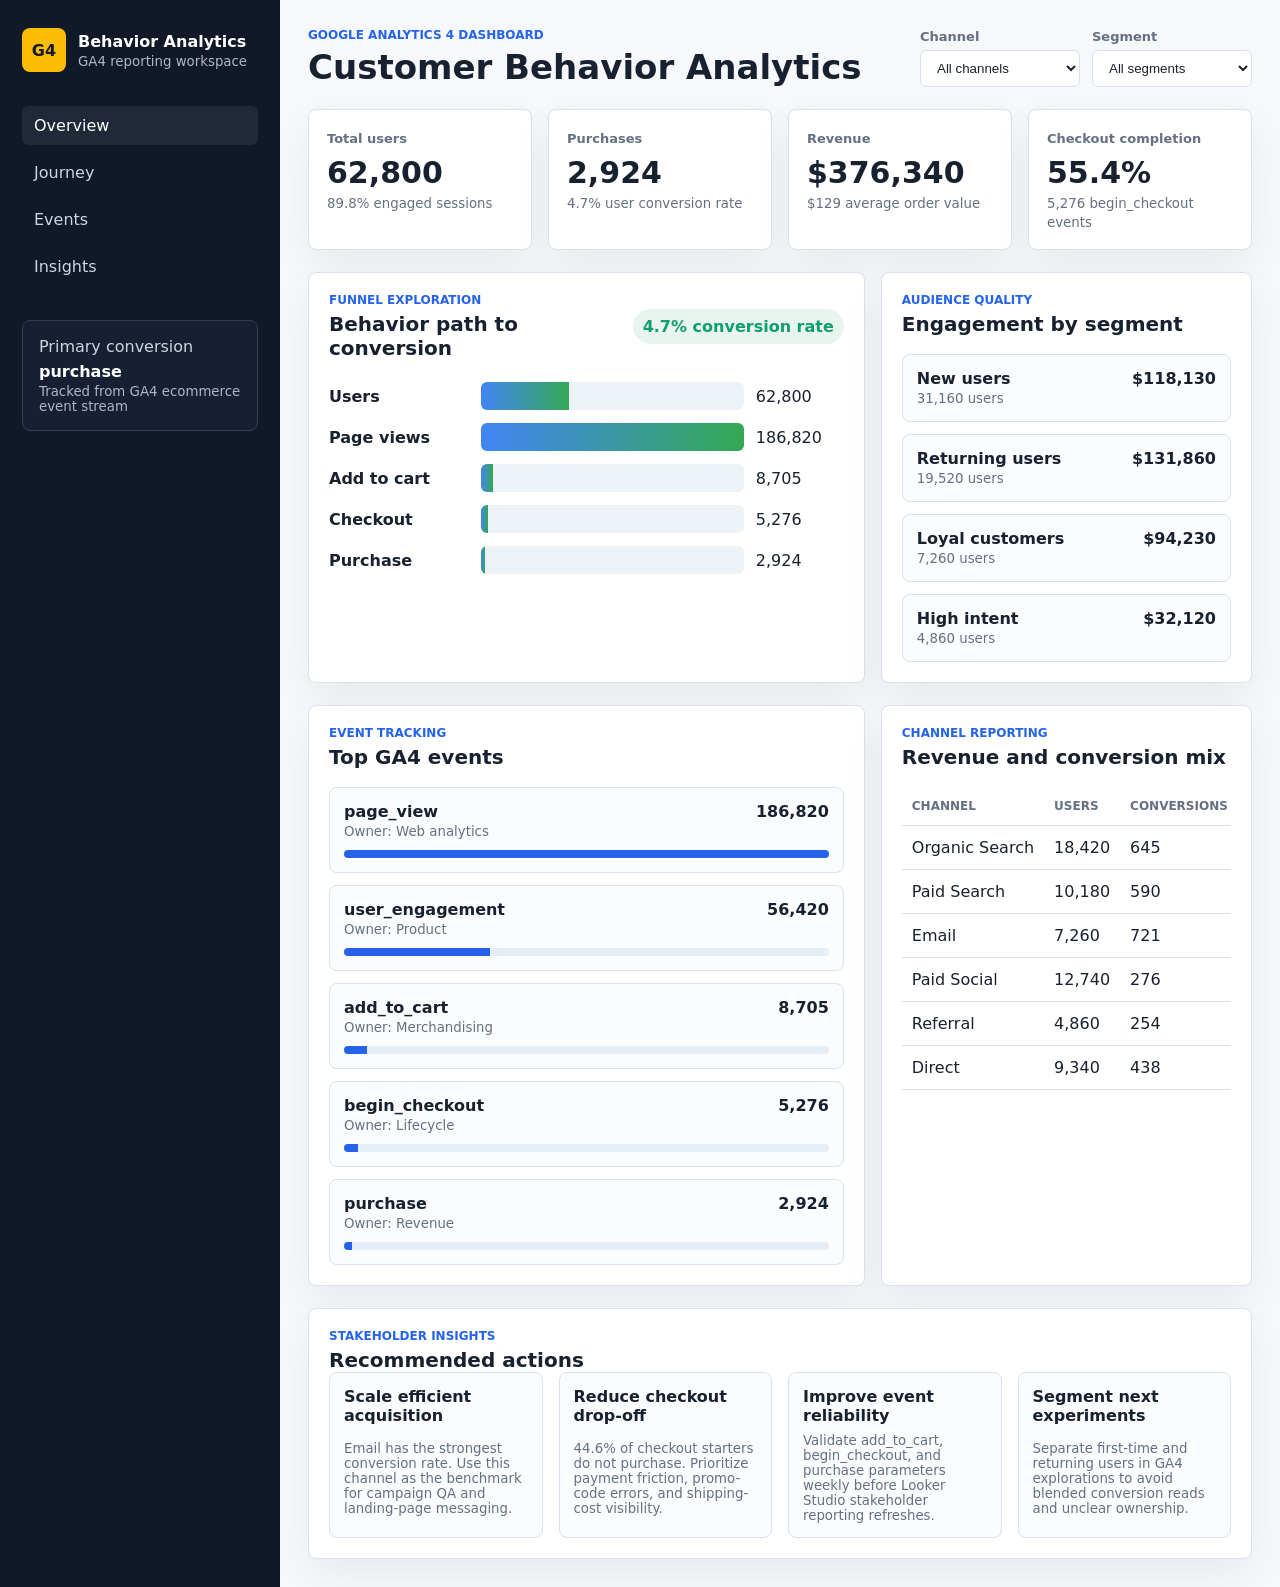
<file: index.html>
<!doctype html>
<html lang="en">
  <head>
    <meta charset="UTF-8" />
    <meta name="viewport" content="width=device-width, initial-scale=1.0" />
    <title>GA4 Customer Behavior Analytics Dashboard</title>
    <link rel="stylesheet" href="src/styles.css" />
  </head>
  <body>
    <aside class="sidebar">
      <div class="brand">
        <span class="brand-mark">G4</span>
        <div>
          <strong>Behavior Analytics</strong>
          <small>GA4 reporting workspace</small>
        </div>
      </div>
      <nav aria-label="Dashboard sections">
        <a href="#overview" class="active">Overview</a>
        <a href="#journey">Journey</a>
        <a href="#events">Events</a>
        <a href="#insights">Insights</a>
      </nav>
      <div class="sidebar-card">
        <span>Primary conversion</span>
        <strong>purchase</strong>
        <small>Tracked from GA4 ecommerce event stream</small>
      </div>
    </aside>

    <main>
      <header class="topbar">
        <div>
          <p class="eyebrow">Google Analytics 4 Dashboard</p>
          <h1>Customer Behavior Analytics</h1>
        </div>
        <div class="filters" aria-label="Dashboard filters">
          <label>
            Channel
            <select id="channelFilter">
              <option value="all">All channels</option>
            </select>
          </label>
          <label>
            Segment
            <select id="segmentFilter">
              <option value="all">All segments</option>
            </select>
          </label>
        </div>
      </header>

      <section id="overview" class="kpi-grid" aria-label="Key performance indicators"></section>

      <section class="layout-two" id="journey">
        <article class="panel wide">
          <div class="section-heading">
            <div>
              <p class="eyebrow">Funnel exploration</p>
              <h2>Behavior path to conversion</h2>
            </div>
            <span id="conversionRate" class="pill"></span>
          </div>
          <div id="funnel" class="funnel"></div>
        </article>

        <article class="panel">
          <div class="section-heading">
            <div>
              <p class="eyebrow">Audience quality</p>
              <h2>Engagement by segment</h2>
            </div>
          </div>
          <div id="segments" class="segment-list"></div>
        </article>
      </section>

      <section class="layout-two" id="events">
        <article class="panel">
          <div class="section-heading">
            <div>
              <p class="eyebrow">Event tracking</p>
              <h2>Top GA4 events</h2>
            </div>
          </div>
          <div id="eventsList" class="event-list"></div>
        </article>

        <article class="panel wide">
          <div class="section-heading">
            <div>
              <p class="eyebrow">Channel reporting</p>
              <h2>Revenue and conversion mix</h2>
            </div>
          </div>
          <div class="table-wrap">
            <table>
              <thead>
                <tr>
                  <th>Channel</th>
                  <th>Users</th>
                  <th>Conversions</th>
                  <th>Revenue</th>
                  <th>Conv. rate</th>
                </tr>
              </thead>
              <tbody id="channelTable"></tbody>
            </table>
          </div>
        </article>
      </section>

      <section class="panel" id="insights">
        <div class="section-heading">
          <div>
            <p class="eyebrow">Stakeholder insights</p>
            <h2>Recommended actions</h2>
          </div>
        </div>
        <div id="insightGrid" class="insight-grid"></div>
      </section>
    </main>

    <script src="src/app.js" defer></script>
  </body>
</html>
</file>
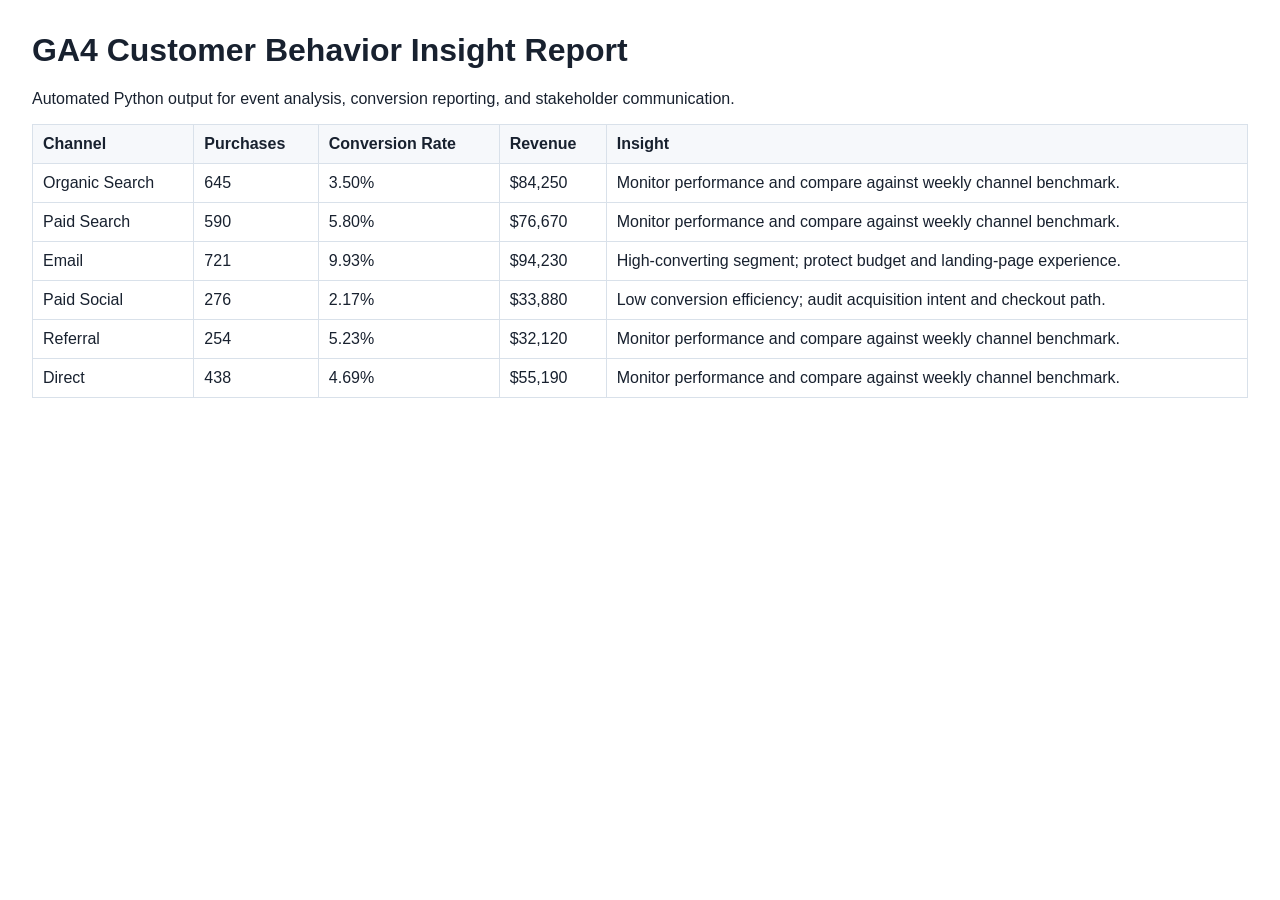
<file: reports/stakeholder-visual-report.html>
<!doctype html>
<html lang="en">
<head>
  <meta charset="utf-8">
  <title>GA4 Stakeholder Insight Report</title>
  <style>
    body { font-family: Arial, sans-serif; margin: 32px; color: #18212f; }
    table { border-collapse: collapse; width: 100%; }
    th, td { border: 1px solid #d9e1ea; padding: 10px; text-align: left; }
    th { background: #f6f8fb; }
  </style>
</head>
<body>
  <h1>GA4 Customer Behavior Insight Report</h1>
  <p>Automated Python output for event analysis, conversion reporting, and stakeholder communication.</p>
  <table>
    <thead><tr><th>Channel</th><th>Purchases</th><th>Conversion Rate</th><th>Revenue</th><th>Insight</th></tr></thead>
    <tbody><tr><td>Organic Search</td><td>645</td><td>3.50%</td><td>$84,250</td><td>Monitor performance and compare against weekly channel benchmark.</td></tr>
<tr><td>Paid Search</td><td>590</td><td>5.80%</td><td>$76,670</td><td>Monitor performance and compare against weekly channel benchmark.</td></tr>
<tr><td>Email</td><td>721</td><td>9.93%</td><td>$94,230</td><td>High-converting segment; protect budget and landing-page experience.</td></tr>
<tr><td>Paid Social</td><td>276</td><td>2.17%</td><td>$33,880</td><td>Low conversion efficiency; audit acquisition intent and checkout path.</td></tr>
<tr><td>Referral</td><td>254</td><td>5.23%</td><td>$32,120</td><td>Monitor performance and compare against weekly channel benchmark.</td></tr>
<tr><td>Direct</td><td>438</td><td>4.69%</td><td>$55,190</td><td>Monitor performance and compare against weekly channel benchmark.</td></tr></tbody>
  </table>
</body>
</html>
</file>
<file: src/styles.css>
:root {
  --ink: #18212f;
  --muted: #647083;
  --line: #d9e1ea;
  --paper: #f6f8fb;
  --panel: #ffffff;
  --blue: #2563eb;
  --green: #0f9f6e;
  --amber: #d97706;
  --red: #dc2626;
  font-family: Inter, ui-sans-serif, system-ui, -apple-system, BlinkMacSystemFont, "Segoe UI", sans-serif;
}

* {
  box-sizing: border-box;
}

body {
  margin: 0;
  min-height: 100vh;
  display: grid;
  grid-template-columns: 280px 1fr;
  background: var(--paper);
  color: var(--ink);
}

.sidebar {
  min-height: 100vh;
  padding: 28px 22px;
  background: #111827;
  color: white;
  position: sticky;
  top: 0;
}

.brand {
  display: flex;
  gap: 12px;
  align-items: center;
  margin-bottom: 34px;
}

.brand-mark {
  width: 44px;
  height: 44px;
  display: grid;
  place-items: center;
  border-radius: 8px;
  background: #fbbc04;
  color: #111827;
  font-weight: 900;
}

.brand small,
.sidebar-card small {
  display: block;
  color: #aeb7c7;
  margin-top: 3px;
}

nav {
  display: grid;
  gap: 8px;
}

nav a {
  color: #cbd5e1;
  text-decoration: none;
  padding: 10px 12px;
  border-radius: 6px;
}

nav a.active,
nav a:hover {
  background: #1f2937;
  color: #fff;
}

.sidebar-card {
  margin-top: 34px;
  padding: 16px;
  border: 1px solid #334155;
  border-radius: 8px;
  background: #172033;
}

.sidebar-card span {
  display: block;
  color: #cbd5e1;
  margin-bottom: 6px;
}

main {
  padding: 28px;
  display: grid;
  gap: 22px;
}

.topbar,
.section-heading {
  display: flex;
  align-items: center;
  justify-content: space-between;
  gap: 18px;
}

h1,
h2,
p {
  margin: 0;
}

h1 {
  font-size: 34px;
}

h2 {
  font-size: 20px;
}

.eyebrow {
  color: var(--blue);
  font-size: 12px;
  font-weight: 800;
  letter-spacing: 0;
  text-transform: uppercase;
  margin-bottom: 5px;
}

.filters {
  display: flex;
  gap: 12px;
}

label {
  display: grid;
  gap: 6px;
  color: var(--muted);
  font-size: 13px;
  font-weight: 700;
}

select {
  min-width: 160px;
  border: 1px solid var(--line);
  border-radius: 6px;
  padding: 9px 12px;
  background: white;
  color: var(--ink);
}

.kpi-grid,
.insight-grid {
  display: grid;
  grid-template-columns: repeat(4, minmax(0, 1fr));
  gap: 16px;
}

.metric,
.panel {
  background: var(--panel);
  border: 1px solid var(--line);
  border-radius: 8px;
  box-shadow: 0 16px 40px rgba(15, 23, 42, 0.06);
}

.metric {
  padding: 18px;
}

.metric span {
  color: var(--muted);
  font-size: 13px;
  font-weight: 700;
}

.metric strong {
  display: block;
  font-size: 30px;
  margin: 8px 0 3px;
}

.metric small,
.event small,
.segment small,
.insight-card small {
  color: var(--muted);
}

.layout-two {
  display: grid;
  grid-template-columns: 1.35fr 0.9fr;
  gap: 16px;
}

.panel {
  padding: 20px;
}

.wide {
  min-width: 0;
}

.pill {
  padding: 8px 10px;
  border-radius: 999px;
  background: #e8f5ee;
  color: var(--green);
  font-weight: 800;
  white-space: nowrap;
}

.funnel {
  display: grid;
  gap: 13px;
  margin-top: 22px;
}

.funnel-row {
  display: grid;
  grid-template-columns: 140px 1fr 88px;
  align-items: center;
  gap: 12px;
}

.bar-track {
  height: 28px;
  background: #edf2f7;
  border-radius: 6px;
  overflow: hidden;
}

.bar {
  height: 100%;
  background: linear-gradient(90deg, #4285f4, #34a853);
}

.segment-list,
.event-list {
  display: grid;
  gap: 12px;
  margin-top: 18px;
}

.segment,
.event,
.insight-card {
  border: 1px solid var(--line);
  border-radius: 8px;
  padding: 14px;
  background: #fbfcfe;
}

.segment strong,
.event strong,
.insight-card strong {
  display: flex;
  justify-content: space-between;
  gap: 12px;
}

.event-meter {
  height: 8px;
  background: #e5edf6;
  border-radius: 999px;
  margin-top: 10px;
  overflow: hidden;
}

.event-meter span {
  display: block;
  height: 100%;
  background: var(--blue);
}

.table-wrap {
  overflow-x: auto;
  margin-top: 18px;
}

table {
  width: 100%;
  border-collapse: collapse;
}

th,
td {
  text-align: left;
  padding: 12px 10px;
  border-bottom: 1px solid var(--line);
  white-space: nowrap;
}

th {
  color: var(--muted);
  font-size: 12px;
  text-transform: uppercase;
}

.insight-card {
  display: grid;
  gap: 8px;
}

@media (max-width: 980px) {
  body {
    grid-template-columns: 1fr;
  }

  .sidebar {
    position: static;
    min-height: auto;
  }

  .kpi-grid,
  .insight-grid,
  .layout-two {
    grid-template-columns: 1fr;
  }
}

@media (max-width: 680px) {
  main {
    padding: 18px;
  }

  .topbar,
  .section-heading,
  .filters {
    align-items: stretch;
    flex-direction: column;
  }

  h1 {
    font-size: 28px;
  }

  .funnel-row {
    grid-template-columns: 1fr;
  }
}
</file>
